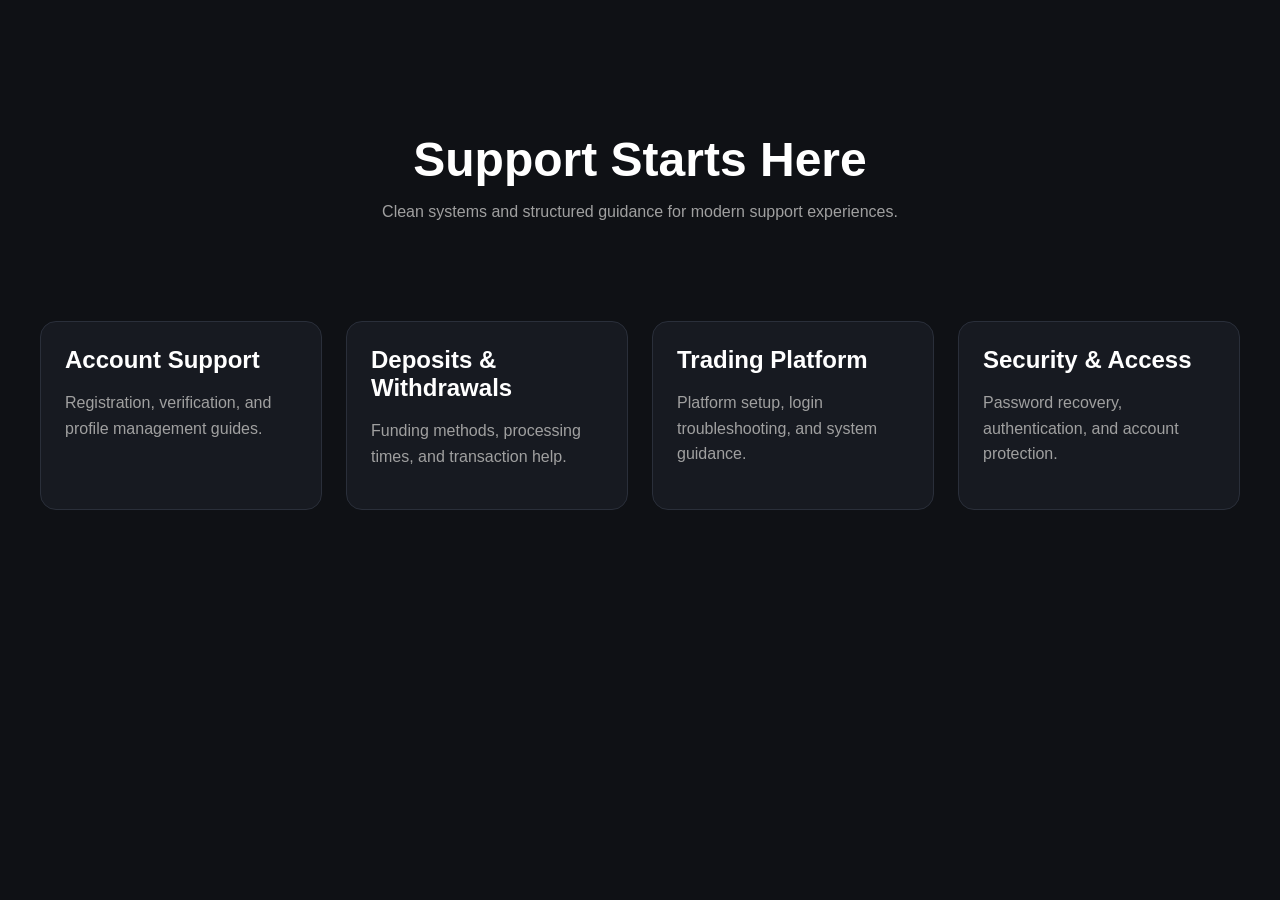
<file: homepage-layout/index.html>
<!DOCTYPE html>
<html lang="en">
<head>
  <meta charset="UTF-8">
  <meta name="viewport" content="width=device-width, initial-scale=1.0">
  <title>NXLabs Help Center Demo</title>
  <link rel="stylesheet" href="style.css">
</head>

<body>

  <header class="hero">
    <h1>Support Starts Here</h1>
    <p>Clean systems and structured guidance for modern support experiences.</p>
  </header>

  <main class="categories">

    <div class="card">
      <h2>Account Support</h2>
      <p>Registration, verification, and profile management guides.</p>
    </div>

    <div class="card">
      <h2>Deposits & Withdrawals</h2>
      <p>Funding methods, processing times, and transaction help.</p>
    </div>

    <div class="card">
      <h2>Trading Platform</h2>
      <p>Platform setup, login troubleshooting, and system guidance.</p>
    </div>

    <div class="card">
      <h2>Security & Access</h2>
      <p>Password recovery, authentication, and account protection.</p>
    </div>

  </main>

</body>
</html>
</file>
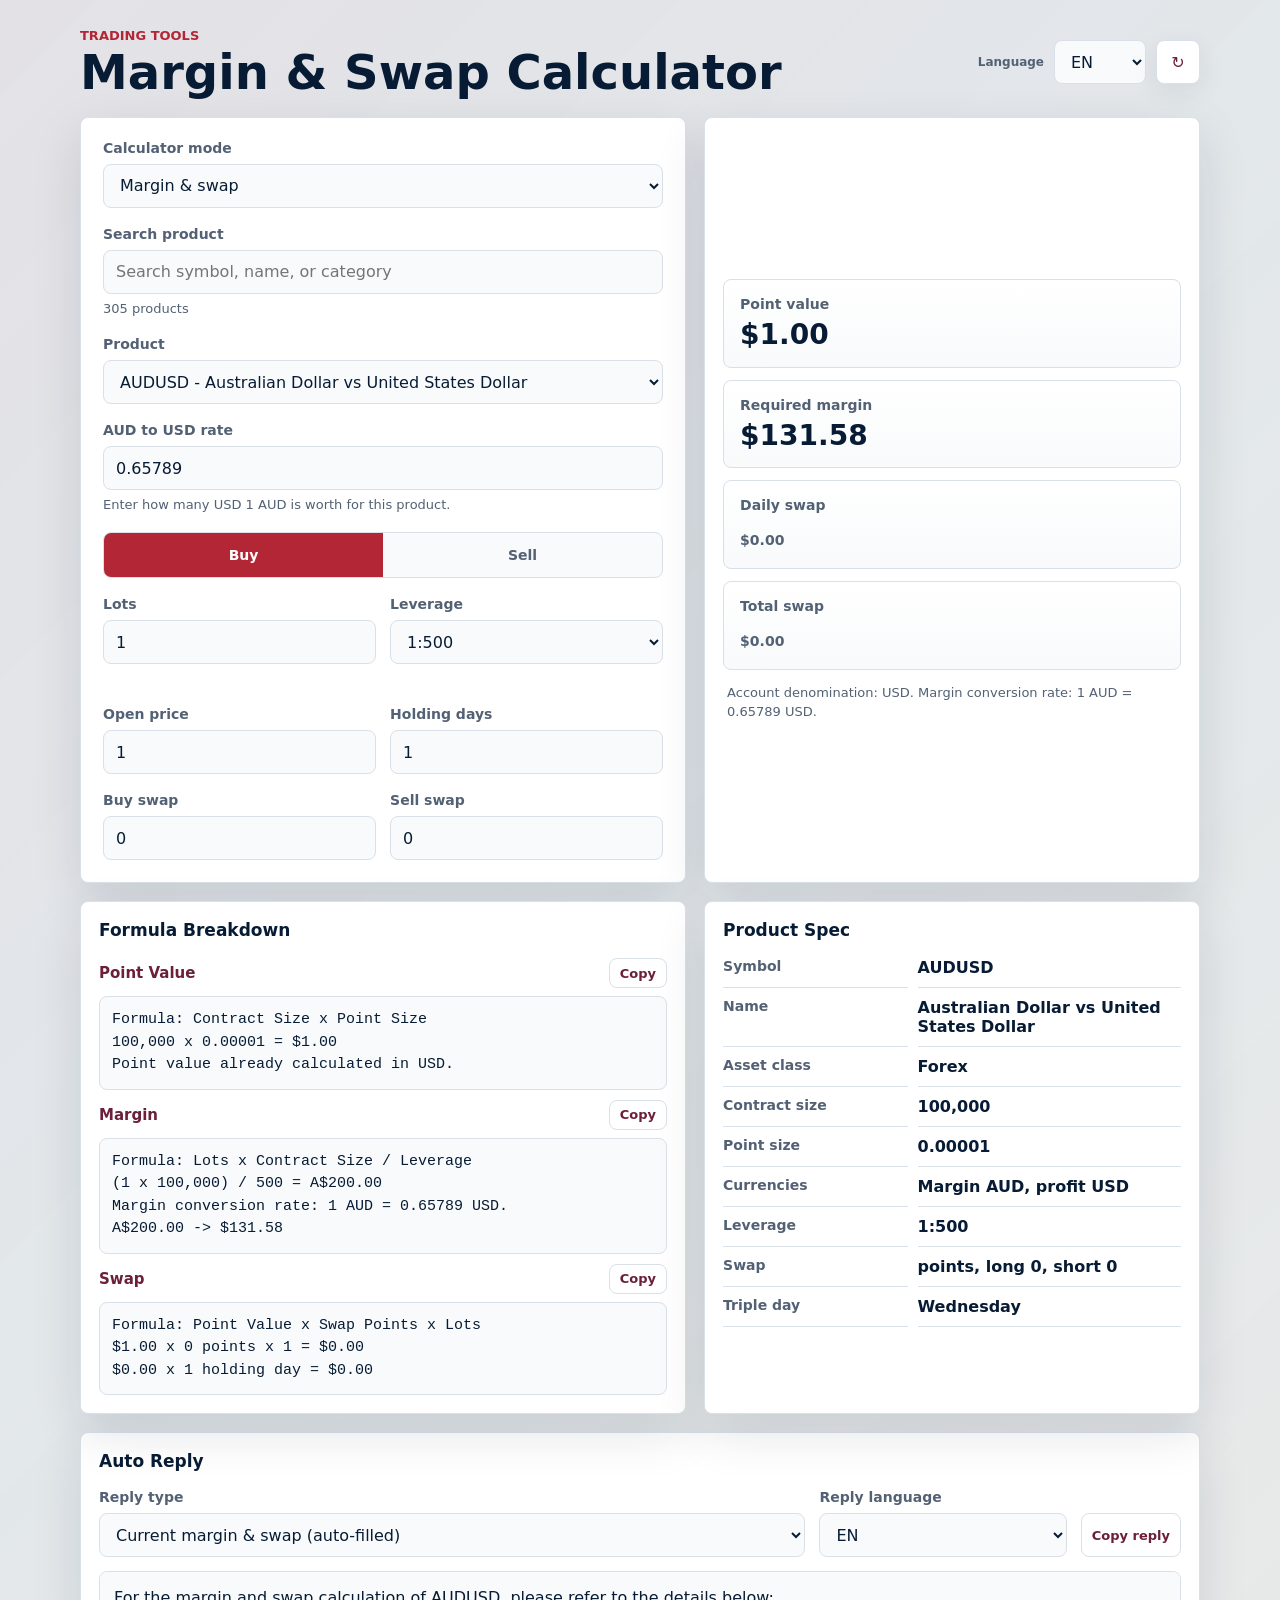
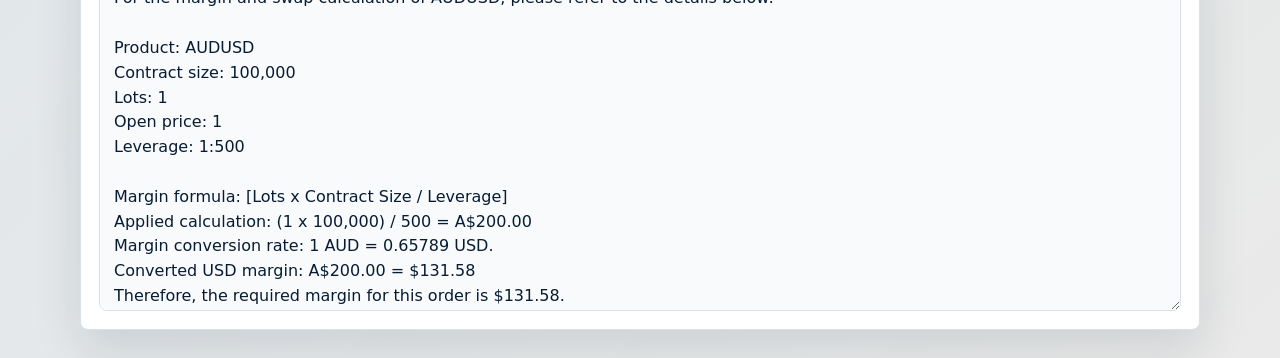
<file: support-tools/margin-swap-calculator/index.html>
<!doctype html>
<html lang="en">
  <head>
    <meta charset="UTF-8" />
    <meta name="viewport" content="width=device-width, initial-scale=1.0" />
    <title>Margin & Swap Calculator</title>
    <link rel="stylesheet" href="styles.css" />
  </head>
  <body>
    <main class="app-shell">
      <section class="workspace">
        <header class="topbar">
          <div>
            <p class="eyebrow" data-i18n="eyebrow">Trading tools</p>
            <h1 data-i18n="title">Margin & Swap Calculator</h1>
          </div>
          <div class="topbar-actions">
            <label class="language-label" for="languageSelect" data-i18n="language">Language</label>
            <select class="language-select" id="languageSelect" name="languageSelect">
              <option value="en">EN</option>
              <option value="zh">简中</option>
            </select>
            <button class="icon-button" id="resetButton" type="button" title="Reset inputs" aria-label="Reset inputs">
              &#8635;
            </button>
          </div>
        </header>

        <section class="calculator-grid">
          <form class="panel input-panel" id="calculatorForm">
            <div class="field">
              <label for="calculatorMode" data-i18n="calculatorMode">Calculator mode</label>
              <select id="calculatorMode" name="calculatorMode">
                <option value="marginSwap" data-i18n="modeMarginSwap">Margin & swap</option>
                <option value="stopOut" data-i18n="modeStopOut">Stop-out price</option>
              </select>
            </div>

            <div class="field">
              <label for="productSearch" data-i18n="searchProduct">Search product</label>
              <input
                id="productSearch"
                name="productSearch"
                type="search"
                placeholder="Search symbol, name, or category"
                data-i18n-placeholder="searchPlaceholder"
                autocomplete="off"
              />
              <p class="field-note" id="productSearchCount"></p>
            </div>

            <div class="field">
              <label for="product" data-i18n="product">Product</label>
              <select id="product" name="product"></select>
            </div>

            <div class="field is-hidden" id="marginRateField">
              <label for="marginRate" id="marginRateLabel">Margin currency rate</label>
              <input id="marginRate" name="marginRate" type="number" min="0" step="0.00001" />
              <p class="field-note" id="marginRateNote"></p>
            </div>

            <div class="segmented" role="group" aria-label="Trade side">
              <input type="radio" id="buySide" name="side" value="buy" checked />
              <label for="buySide" data-i18n="buy">Buy</label>
              <input type="radio" id="sellSide" name="side" value="sell" />
              <label for="sellSide" data-i18n="sell">Sell</label>
            </div>

            <div class="field-row">
              <div class="field">
                <label for="lots" data-i18n="lots">Lots</label>
                <input id="lots" name="lots" type="number" min="0" step="0.01" value="1" />
              </div>
              <div class="field">
                <label for="leverage" data-i18n="leverage">Leverage</label>
                <select id="leverage" name="leverage">
                  <option value="500">1:500</option>
                  <option value="400">1:400</option>
                  <option value="200">1:200</option>
                  <option value="100">1:100</option>
                  <option value="50">1:50</option>
                  <option value="20">1:20</option>
                  <option value="10">1:10</option>
                  <option value="5">1:5</option>
                </select>
                <p class="field-note" id="leverageNote"></p>
              </div>
            </div>

            <div class="field-row">
              <div class="field">
                <label for="price" data-i18n="openPrice">Open price</label>
                <input id="price" name="price" type="number" min="0" step="0.00001" value="2350.5" />
              </div>
              <div class="field swap-field">
                <label for="days" data-i18n="holdingDays">Holding days</label>
                <input id="days" name="days" type="number" min="1" step="1" value="1" />
              </div>
            </div>

            <div class="field-row swap-field">
              <div class="field">
                <label for="longSwap" data-i18n="buySwap">Buy swap</label>
                <input id="longSwap" name="longSwap" type="number" step="0.01" />
              </div>
              <div class="field">
                <label for="shortSwap" data-i18n="sellSwap">Sell swap</label>
                <input id="shortSwap" name="shortSwap" type="number" step="0.01" />
              </div>
            </div>

            <div class="field-row is-hidden" id="stopOutFields">
              <div class="field">
                <label for="equity" data-i18n="equity">Account equity</label>
                <input id="equity" name="equity" type="number" min="0" step="0.01" value="1000" />
              </div>
              <div class="field">
                <label for="stopOutRatio" data-i18n="stopOutRatio">Stop-out ratio (%)</label>
                <input id="stopOutRatio" name="stopOutRatio" type="number" min="0" step="0.01" value="30" />
              </div>
            </div>
          </form>

          <section class="panel results-panel" aria-live="polite">
            <div class="metric">
              <span data-i18n="pointValue">Point value</span>
              <strong id="pointValueResult">-</strong>
            </div>
            <div class="metric">
              <span data-i18n="requiredMargin">Required margin</span>
              <strong id="marginResult">-</strong>
            </div>
            <div class="metric swap-metric">
              <span data-i18n="dailySwap">Daily swap</span>
              <strong id="dailySwapResult">-</strong>
            </div>
            <div class="metric swap-metric">
              <span data-i18n="totalSwap">Total swap</span>
              <strong id="totalSwapResult">-</strong>
            </div>
            <div class="metric is-hidden" id="stopOutMetric">
              <span data-i18n="stopOutPrice">Stop-out price</span>
              <strong id="stopOutPriceResult">-</strong>
            </div>
            <p class="conversion-note" id="conversionNote"></p>
          </section>
        </section>

        <section class="details-grid">
          <section class="panel">
            <div class="section-heading">
              <h2 data-i18n="formulaBreakdown">Formula Breakdown</h2>
            </div>
            <div class="breakdown" id="breakdown"></div>
          </section>

          <section class="panel">
            <div class="section-heading">
              <h2 data-i18n="productSpec">Product Spec</h2>
            </div>
            <dl class="spec-list" id="specList"></dl>
          </section>
        </section>

        <section class="panel reply-panel">
          <div class="section-heading">
            <h2 data-i18n="replyFormats">Reply Formats</h2>
          </div>
          <div class="reply-tool">
            <div class="field-row">
              <div class="field">
                <label for="replyTemplate" data-i18n="replyTemplate">Template</label>
                <select id="replyTemplate" name="replyTemplate"></select>
              </div>
              <div class="field">
                <label for="replyLanguageSelect" data-i18n="replyLanguage">Reply language</label>
                <select id="replyLanguageSelect" name="replyLanguageSelect">
                  <option value="en">EN</option>
                  <option value="zh">简中</option>
                </select>
              </div>
              <div class="field reply-action-field">
                <button class="copy-button reply-copy-button" id="copyReplyButton" type="button" data-i18n="copyReply">
                  Copy reply
                </button>
              </div>
            </div>
            <textarea id="replyText" class="reply-text" spellcheck="false"></textarea>
          </div>
        </section>
      </section>
    </main>

    <script src="app.js"></script>
  </body>
</html>
</file>
<file: homepage-layout/style.css>
body {
  margin: 0;
  font-family: Arial, sans-serif;
  background: #0f1115;
  color: #ffffff;
}

.hero {
  text-align: center;
  padding: 100px 20px 60px;
}

.hero h1 {
  font-size: 48px;
  margin-bottom: 16px;
}

.hero p {
  color: #a0a0a0;
  max-width: 600px;
  margin: 0 auto;
}

.categories {
  display: grid;
  grid-template-columns: repeat(auto-fit, minmax(240px, 1fr));
  gap: 24px;
  padding: 40px;
}

.card {
  background: #171a21;
  border: 1px solid #2a2f3a;
  border-radius: 16px;
  padding: 24px;
  transition: 0.3s ease;
}

.card:hover {
  transform: translateY(-4px);
  border-color: #4c8dff;
}

.card h2 {
  margin-top: 0;
  margin-bottom: 12px;
}

.card p {
  color: #a0a0a0;
  line-height: 1.6;
}
</file>
<file: support-tools/margin-swap-calculator/styles.css>
:root {
  color-scheme: light;
  --bg: #eef2f4;
  --panel: #ffffff;
  --panel-strong: #f8fafb;
  --text: #071c34;
  --muted: #536174;
  --line: #d9e0e8;
  --accent: #b32635;
  --accent-dark: #6b1f3b;
  --accent-soft: #fff4f5;
  --gold: #b48a63;
  --danger: #b32635;
  --shadow: 0 18px 50px rgba(8, 28, 52, 0.12);
}

* {
  box-sizing: border-box;
}

body {
  margin: 0;
  background:
    linear-gradient(135deg, rgba(107, 31, 59, 0.08), rgba(7, 28, 52, 0.05) 42%, rgba(180, 138, 99, 0.08)),
    var(--bg);
  color: var(--text);
  font-family:
    Inter, ui-sans-serif, system-ui, -apple-system, BlinkMacSystemFont, "Segoe UI",
    sans-serif;
}

button,
input,
select,
textarea {
  font: inherit;
}

.app-shell {
  min-height: 100vh;
  padding: 28px;
}

.workspace {
  width: min(1120px, 100%);
  margin: 0 auto;
}

.topbar {
  display: flex;
  align-items: center;
  justify-content: space-between;
  gap: 20px;
  margin-bottom: 20px;
}

.topbar-actions {
  display: flex;
  align-items: center;
  gap: 10px;
}

.language-label {
  color: var(--muted);
  font-size: 12px;
}

.language-select {
  width: auto;
  min-width: 92px;
}

.eyebrow {
  margin: 0 0 5px;
  color: var(--accent);
  font-size: 13px;
  font-weight: 700;
  text-transform: uppercase;
  letter-spacing: 0;
}

h1,
h2 {
  margin: 0;
  letter-spacing: 0;
}

h1 {
  font-size: clamp(30px, 5vw, 48px);
  line-height: 1.02;
}

h2 {
  font-size: 17px;
}

.icon-button {
  width: 44px;
  height: 44px;
  border: 1px solid var(--line);
  border-radius: 8px;
  background: var(--panel);
  color: var(--accent-dark);
  cursor: pointer;
  box-shadow: 0 8px 26px rgba(28, 40, 52, 0.08);
}

.calculator-grid,
.details-grid {
  display: grid;
  grid-template-columns: minmax(0, 1.1fr) minmax(320px, 0.9fr);
  gap: 18px;
}

.details-grid {
  margin-top: 18px;
}

.reply-panel {
  margin-top: 18px;
}

.panel {
  background: var(--panel);
  border: 1px solid var(--line);
  border-radius: 8px;
  box-shadow: var(--shadow);
}

.input-panel {
  display: grid;
  gap: 18px;
  padding: 22px;
}

.results-panel {
  display: grid;
  gap: 12px;
  align-content: center;
  padding: 18px;
}

.field,
.field-row {
  display: grid;
  gap: 8px;
}

.field-row {
  grid-template-columns: repeat(2, minmax(0, 1fr));
  gap: 14px;
  align-items: start;
}

.field {
  align-content: start;
}

label,
.metric span,
.spec-list dt {
  color: var(--muted);
  font-size: 14px;
  font-weight: 700;
}

.field-note {
  min-height: 18px;
  margin: -2px 0 0;
  color: var(--muted);
  font-size: 13px;
  line-height: 1.4;
}

.is-hidden {
  display: none !important;
}

input,
select,
textarea {
  width: 100%;
  min-height: 44px;
  border: 1px solid var(--line);
  border-radius: 8px;
  background: var(--panel-strong);
  color: var(--text);
  font-size: 16px;
  padding: 0 12px;
}

input:focus,
select:focus,
textarea:focus,
.icon-button:focus {
  border-color: var(--accent);
  outline: 3px solid rgba(179, 38, 53, 0.16);
}

.segmented {
  display: grid;
  grid-template-columns: 1fr 1fr;
  border: 1px solid var(--line);
  border-radius: 8px;
  overflow: hidden;
  background: var(--panel-strong);
}

.segmented input {
  position: absolute;
  opacity: 0;
  pointer-events: none;
}

.segmented label {
  min-height: 44px;
  display: grid;
  place-items: center;
  cursor: pointer;
  color: var(--muted);
}

.segmented input:checked + label {
  background: var(--accent);
  color: #ffffff;
}

.metric {
  display: grid;
  gap: 8px;
  padding: 16px;
  border-radius: 8px;
  background: linear-gradient(180deg, #ffffff, var(--panel-strong));
  border: 1px solid var(--line);
}

.metric strong {
  font-size: 28px;
  line-height: 1.1;
}

.conversion-note {
  margin: 2px 4px 0;
  color: var(--muted);
  font-size: 13px;
  line-height: 1.45;
}

.metric .negative {
  color: var(--danger);
}

.section-heading {
  padding: 18px 18px 0;
}

.breakdown,
.spec-list {
  display: grid;
  gap: 10px;
  padding: 18px;
}

.formula-item {
  display: grid;
  gap: 8px;
}

.formula-line {
  display: grid;
  padding: 12px;
  border-radius: 8px;
  background: var(--panel-strong);
  border: 1px solid var(--line);
}

.formula-line-header {
  display: flex;
  align-items: center;
  justify-content: space-between;
  gap: 10px;
}

.formula-line-header span {
  color: var(--accent-dark);
  font-size: 15px;
  font-weight: 700;
}

.formula-line code {
  white-space: normal;
  color: var(--text);
  font-size: 15px;
  line-height: 1.5;
  font-family: "Cascadia Mono", "SFMono-Regular", Consolas, monospace;
}

.copy-button {
  min-height: 30px;
  border: 1px solid var(--line);
  border-radius: 8px;
  background: var(--panel);
  color: var(--accent-dark);
  cursor: pointer;
  font-size: 13px;
  font-weight: 700;
  padding: 0 10px;
}

.copy-button:focus {
  border-color: var(--accent);
  outline: 3px solid rgba(179, 38, 53, 0.16);
}

.reply-tool {
  display: grid;
  gap: 14px;
  padding: 18px;
}

.reply-tool .field-row {
  grid-template-columns: minmax(0, 1fr) minmax(160px, 0.35fr) auto;
  align-items: end;
}

.reply-action-field {
  align-content: end;
}

.reply-copy-button {
  min-height: 44px;
  width: max-content;
  justify-self: start;
  white-space: nowrap;
}

.reply-text {
  min-height: 340px;
  padding: 14px;
  line-height: 1.55;
  resize: vertical;
}

.spec-list {
  grid-template-columns: minmax(120px, 0.7fr) minmax(0, 1fr);
  margin: 0;
}

.spec-list dt,
.spec-list dd {
  margin: 0;
  padding-bottom: 10px;
  border-bottom: 1px solid var(--line);
}

.spec-list dd {
  font-size: 16px;
  font-weight: 700;
}

@media (max-width: 820px) {
  .app-shell {
    padding: 18px;
  }

  .calculator-grid,
  .details-grid,
  .field-row {
    grid-template-columns: 1fr;
  }

  .topbar {
    align-items: flex-start;
    flex-direction: column;
  }
}
</file>
